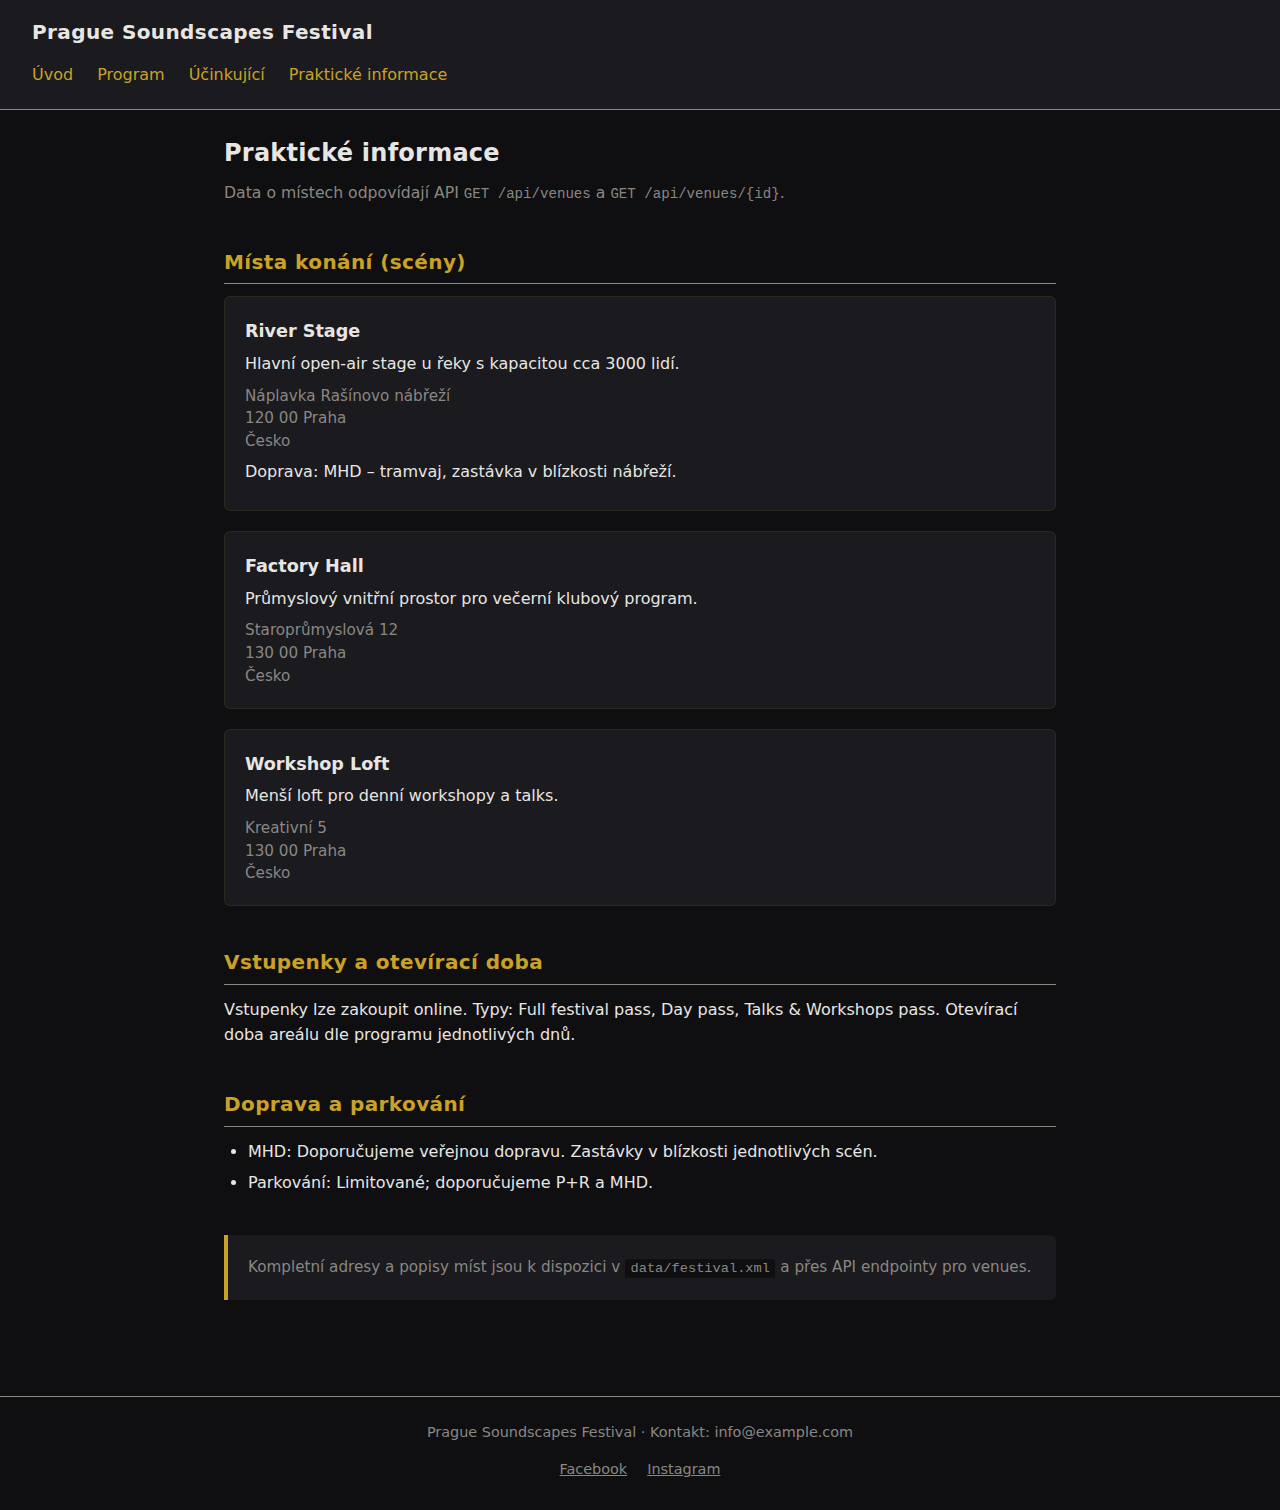
<file: web/prakticke-informace.html>
<!DOCTYPE html>
<html lang="cs">
<head>
  <meta charset="UTF-8">
  <meta name="viewport" content="width=device-width, initial-scale=1">
  <title>Praktické informace | Prague Soundscapes Festival 2026</title>
  <meta name="description" content="Místa konání, doprava, parkování, ubytování a vstupenky pro Prague Soundscapes Festival 2026.">
  <meta property="og:title" content="Praktické informace | Prague Soundscapes Festival 2026">
  <meta property="og:description" content="Kde festival probíhá, jak se dostat, ubytování a vstupenky.">
  <meta property="og:image" content="https://picsum.photos/1200/630">
  <link rel="stylesheet" href="style.css">
</head>
<body>
  <header>
    <h1>Prague Soundscapes Festival</h1>
    <nav>
      <ul>
        <li><a href="index.html">Úvod</a></li>
        <li><a href="program.html">Program</a></li>
        <li><a href="ucinkujici.html">Účinkující</a></li>
        <li><a href="prakticke-informace.html">Praktické informace</a></li>
      </ul>
    </nav>
  </header>
  <main>
    <section>
      <h1>Praktické informace</h1>
      <p>Data o místech odpovídají API <code>GET /api/venues</code> a <code>GET /api/venues/{id}</code>.</p>
    </section>
    <section>
      <h2>Místa konání (scény)</h2>
      <article class="venue-card">
        <h3>River Stage</h3>
        <p>Hlavní open-air stage u řeky s kapacitou cca 3000 lidí.</p>
        <address>
          Náplavka Rašínovo nábřeží<br>
          120 00 Praha<br>
          Česko
        </address>
        <p>Doprava: MHD – tramvaj, zastávka v blízkosti nábřeží.</p>
      </article>
      <article class="venue-card">
        <h3>Factory Hall</h3>
        <p>Průmyslový vnitřní prostor pro večerní klubový program.</p>
        <address>
          Staroprůmyslová 12<br>
          130 00 Praha<br>
          Česko
        </address>
      </article>
      <article class="venue-card">
        <h3>Workshop Loft</h3>
        <p>Menší loft pro denní workshopy a talks.</p>
        <address>
          Kreativní 5<br>
          130 00 Praha<br>
          Česko
        </address>
      </article>
    </section>
    <section>
      <h2>Vstupenky a otevírací doba</h2>
      <p>Vstupenky lze zakoupit online. Typy: Full festival pass, Day pass, Talks &amp; Workshops pass. Otevírací doba areálu dle programu jednotlivých dnů.</p>
    </section>
    <section>
      <h2>Doprava a parkování</h2>
      <ul>
        <li>MHD: Doporučujeme veřejnou dopravu. Zastávky v blízkosti jednotlivých scén.</li>
        <li>Parkování: Limitované; doporučujeme P+R a MHD.</li>
      </ul>
    </section>
    <aside>
      <p>Kompletní adresy a popisy míst jsou k dispozici v <code>data/festival.xml</code> a přes API endpointy pro venues.</p>
    </aside>
  </main>
  <footer>
    <p>Prague Soundscapes Festival · Kontakt: info@example.com</p>
    <ul>
      <li><a href="#">Facebook</a></li>
      <li><a href="#">Instagram</a></li>
    </ul>
  </footer>
</body>
</html>
</file>
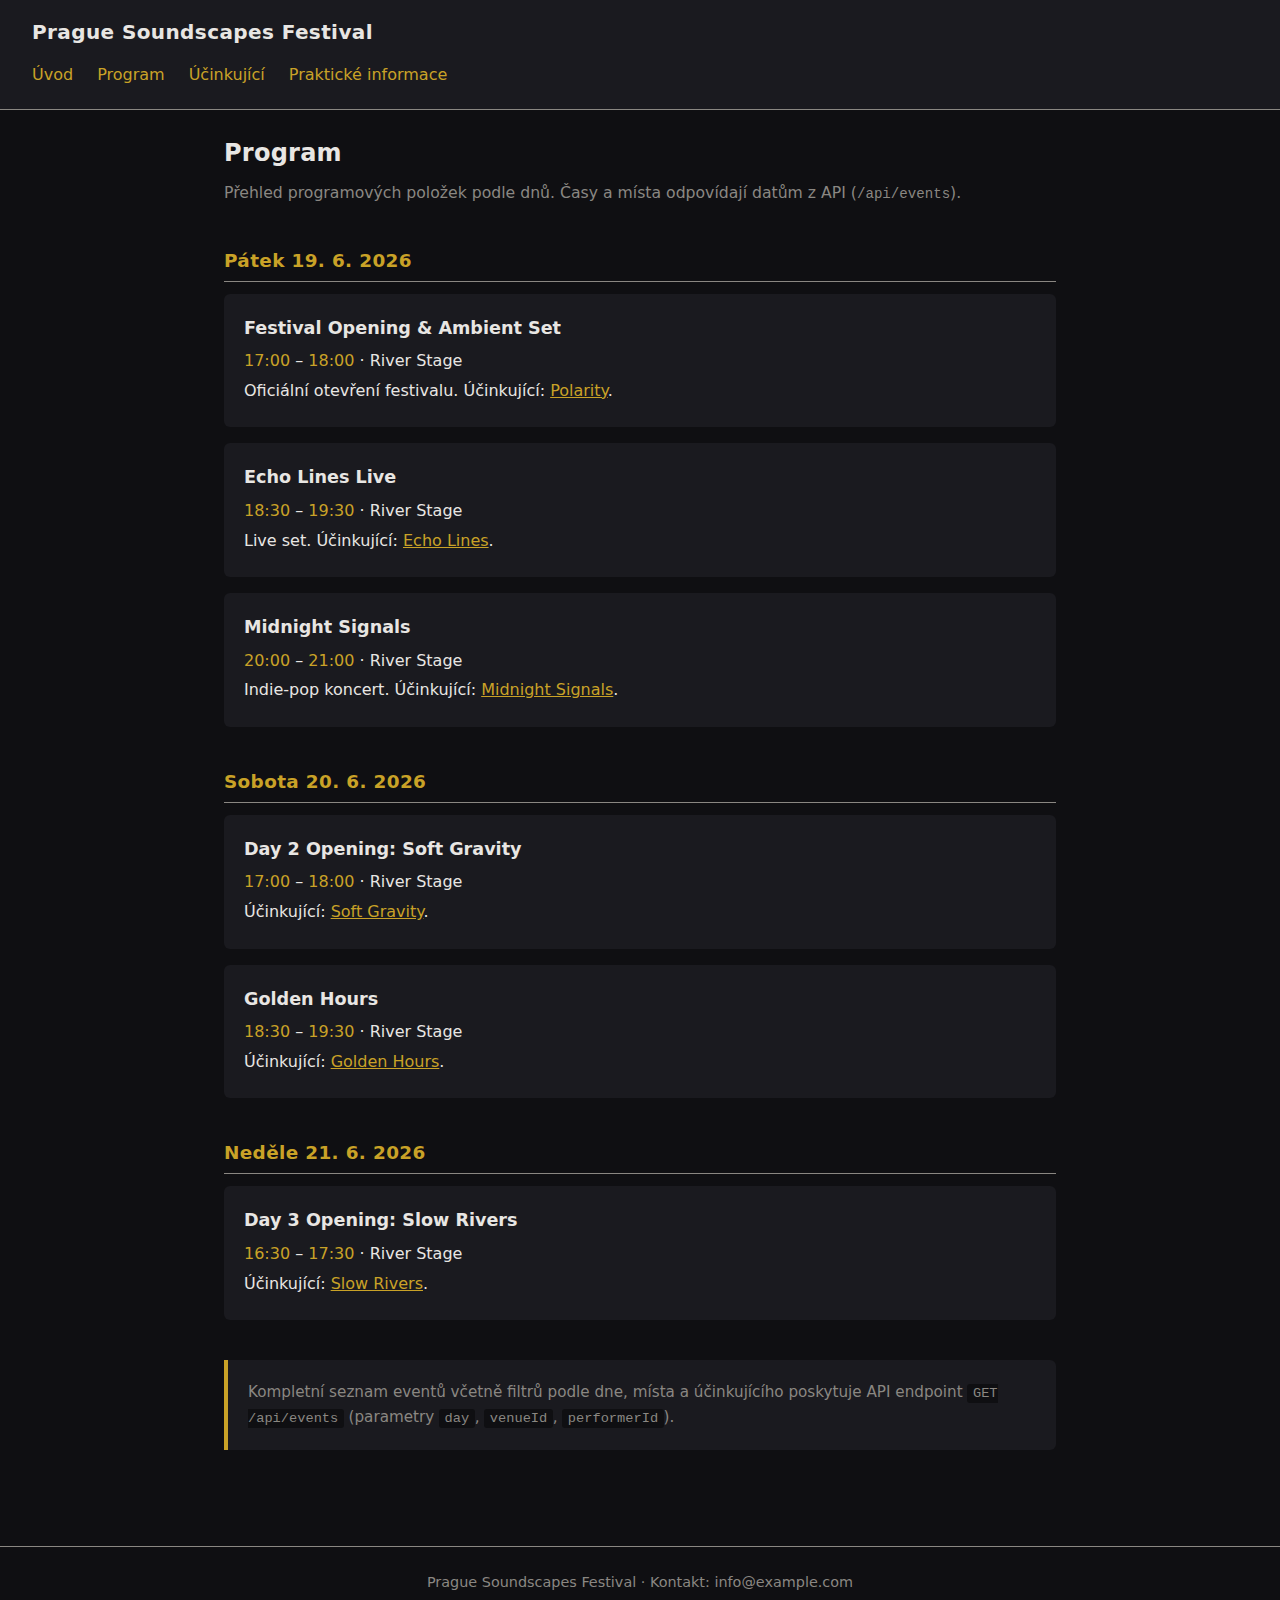
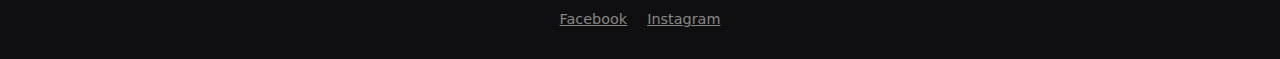
<file: web/program.html>
<!DOCTYPE html>
<html lang="cs">
<head>
  <meta charset="UTF-8">
  <meta name="viewport" content="width=device-width, initial-scale=1">
  <title>Program | Prague Soundscapes Festival 2026</title>
  <meta name="description" content="Program Prague Soundscapes Festival 2026 – koncerty, DJ sety, workshopy a talky podle dnů a scén.">
  <meta property="og:title" content="Program | Prague Soundscapes Festival 2026">
  <meta property="og:description" content="Přehled programových položek festivalu podle dnů a scén. 19.–21. 6. 2026.">
  <meta property="og:image" content="https://picsum.photos/1200/630">
  <link rel="stylesheet" href="style.css">
  <script type="application/ld+json">
  [{"@context":"https://schema.org","@type":"MusicEvent","name":"Festival Opening & Ambient Set","startDate":"2026-06-19T17:00:00","location":{"@type":"Place","name":"River Stage"}},{"@context":"https://schema.org","@type":"MusicEvent","name":"Echo Lines Live","startDate":"2026-06-19T18:30:00","location":{"@type":"Place","name":"River Stage"}}]
  </script>
</head>
<body>
  <header>
    <h1>Prague Soundscapes Festival</h1>
    <nav>
      <ul>
        <li><a href="index.html">Úvod</a></li>
        <li><a href="program.html">Program</a></li>
        <li><a href="ucinkujici.html">Účinkující</a></li>
        <li><a href="prakticke-informace.html">Praktické informace</a></li>
      </ul>
    </nav>
  </header>
  <main>
    <section>
      <h1>Program</h1>
      <p>Přehled programových položek podle dnů. Časy a místa odpovídají datům z API (<code>/api/events</code>).</p>
    </section>
    <section class="program-day">
      <h2>Pátek 19. 6. 2026</h2>
      <ul class="event-list">
        <li>
          <article>
            <h3>Festival Opening &amp; Ambient Set</h3>
            <p><time datetime="2026-06-19T17:00:00">17:00</time> – <time datetime="2026-06-19T18:00:00">18:00</time> · River Stage</p>
            <p>Oficiální otevření festivalu. Účinkující: <a href="ucinkujici-detail.html?id=p8">Polarity</a>.</p>
          </article>
        </li>
        <li>
          <article>
            <h3>Echo Lines Live</h3>
            <p><time datetime="2026-06-19T18:30:00">18:30</time> – <time datetime="2026-06-19T19:30:00">19:30</time> · River Stage</p>
            <p>Live set. Účinkující: <a href="ucinkujici-detail.html?id=p1">Echo Lines</a>.</p>
          </article>
        </li>
        <li>
          <article>
            <h3>Midnight Signals</h3>
            <p><time datetime="2026-06-19T20:00:00">20:00</time> – <time datetime="2026-06-19T21:00:00">21:00</time> · River Stage</p>
            <p>Indie-pop koncert. Účinkující: <a href="ucinkujici-detail.html?id=p2">Midnight Signals</a>.</p>
          </article>
        </li>
      </ul>
    </section>
    <section class="program-day">
      <h2>Sobota 20. 6. 2026</h2>
      <ul class="event-list">
        <li>
          <article>
            <h3>Day 2 Opening: Soft Gravity</h3>
            <p><time datetime="2026-06-20T17:00:00">17:00</time> – <time datetime="2026-06-20T18:00:00">18:00</time> · River Stage</p>
            <p>Účinkující: <a href="ucinkujici-detail.html?id=p34">Soft Gravity</a>.</p>
          </article>
        </li>
        <li>
          <article>
            <h3>Golden Hours</h3>
            <p><time datetime="2026-06-20T18:30:00">18:30</time> – <time datetime="2026-06-20T19:30:00">19:30</time> · River Stage</p>
            <p>Účinkující: <a href="ucinkujici-detail.html?id=p7">Golden Hours</a>.</p>
          </article>
        </li>
      </ul>
    </section>
    <section class="program-day">
      <h2>Neděle 21. 6. 2026</h2>
      <ul class="event-list">
        <li>
          <article>
            <h3>Day 3 Opening: Slow Rivers</h3>
            <p><time datetime="2026-06-21T16:30:00">16:30</time> – <time datetime="2026-06-21T17:30:00">17:30</time> · River Stage</p>
            <p>Účinkující: <a href="ucinkujici-detail.html?id=p53">Slow Rivers</a>.</p>
          </article>
        </li>
      </ul>
    </section>
    <aside>
      <p>Kompletní seznam eventů včetně filtrů podle dne, místa a účinkujícího poskytuje API endpoint <code>GET /api/events</code> (parametry <code>day</code>, <code>venueId</code>, <code>performerId</code>).</p>
    </aside>
  </main>
  <footer>
    <p>Prague Soundscapes Festival · Kontakt: info@example.com</p>
    <ul>
      <li><a href="#">Facebook</a></li>
      <li><a href="#">Instagram</a></li>
    </ul>
  </footer>
</body>
</html>
</file>
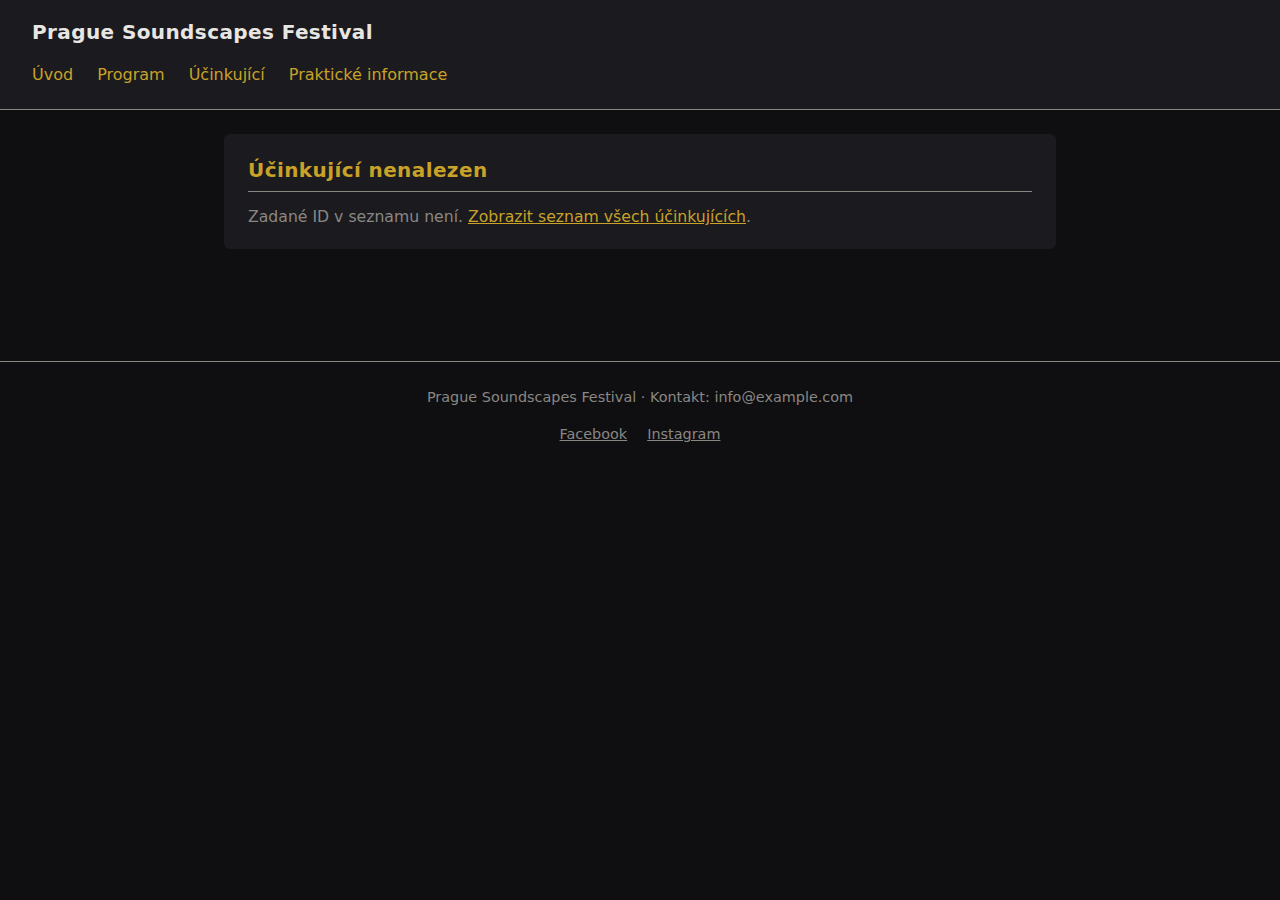
<file: web/ucinkujici-detail.html>
<!DOCTYPE html>
<html lang="cs">
<head>
  <meta charset="UTF-8">
  <meta name="viewport" content="width=device-width, initial-scale=1">
  <title>Detail účinkujícího | Prague Soundscapes Festival 2026</title>
  <meta name="description" content="Detail účinkujícího Prague Soundscapes Festival 2026 – odpovídá API GET /api/performers/{id}.">
  <meta property="og:title" content="Účinkující | Prague Soundscapes Festival 2026">
  <meta property="og:description" content="Detail účinkujícího festivalu.">
  <meta property="og:image" content="https://picsum.photos/1200/630">
  <link rel="stylesheet" href="style.css">
  <script>
  window.PERFORMERS = [
    {id:"p1",name:"Echo Lines",genre:"electronic",country:"CZ",shortBio:"Pražský elektronický projekt míchající ambient a klubový zvuk."},
    {id:"p2",name:"Midnight Signals",genre:"indie-pop",country:"CZ",shortBio:"Melodický indie-pop s důrazem na vokály a synthy."},
    {id:"p7",name:"Golden Hours",genre:"indie-rock",country:"CZ",shortBio:"Indie-rocková kapela s melancholickými texty."},
    {id:"p8",name:"Polarity",genre:"ambient",country:"CZ",shortBio:"Ambientní projekt pro pozdní noční poslech."},
    {id:"p34",name:"Soft Gravity",genre:"ambient",country:"CZ",shortBio:"Ambientní live act pro pozdní noc."},
    {id:"p53",name:"Slow Rivers",genre:"ambient",country:"CZ",shortBio:"Ambientní projekt pro chill-out zónu."}
  ];
  </script>
</head>
<body>
  <header>
    <h1>Prague Soundscapes Festival</h1>
    <nav>
      <ul>
        <li><a href="index.html">Úvod</a></li>
        <li><a href="program.html">Program</a></li>
        <li><a href="ucinkujici.html">Účinkující</a></li>
        <li><a href="prakticke-informace.html">Praktické informace</a></li>
      </ul>
    </nav>
  </header>
  <main>
    <section id="detail-sekce">
      <p id="detail-placeholder">Načítám…</p>
      <article id="detail-card" class="performer-detail-card" style="display:none;">
        <h1 id="detail-name"></h1>
        <p><strong>Žánr:</strong> <span id="detail-genre"></span> · <strong>Země:</strong> <span id="detail-country"></span></p>
        <p id="detail-bio"></p>
        <p><a href="program.html">Přejít na program festivalu</a> · <a href="ucinkujici.html">Všichni účinkující</a></p>
      </article>
      <article id="detail-notfound" style="display:none;">
        <h2>Účinkující nenalezen</h2>
        <p>Zadané ID v seznamu není. <a href="ucinkujici.html">Zobrazit seznam všech účinkujících</a>.</p>
      </article>
    </section>
  </main>
  <footer>
    <p>Prague Soundscapes Festival · Kontakt: info@example.com</p>
    <ul>
      <li><a href="#">Facebook</a></li>
      <li><a href="#">Instagram</a></li>
    </ul>
  </footer>
  <script>
  (function() {
    var params = new URLSearchParams(location.search);
    var hash = location.hash.slice(1);
    var id = params.get('id') || (hash && hash.match(/^p\d+$/) ? hash : null);
    var performers = window.PERFORMERS || [];
    var performer = id ? performers.filter(function(p) { return p.id === id; })[0] : null;
    var placeholder = document.getElementById('detail-placeholder');
    var card = document.getElementById('detail-card');
    var notfound = document.getElementById('detail-notfound');
    if (performer) {
      placeholder.style.display = 'none';
      document.getElementById('detail-name').textContent = performer.name;
      document.getElementById('detail-genre').textContent = performer.genre;
      document.getElementById('detail-country').textContent = performer.country;
      document.getElementById('detail-bio').textContent = performer.shortBio;
      document.title = performer.name + ' | Prague Soundscapes Festival 2026';
      card.style.display = 'block';
    } else {
      placeholder.style.display = 'none';
      notfound.style.display = 'block';
    }
  })();
  </script>
</body>
</html>
</file>
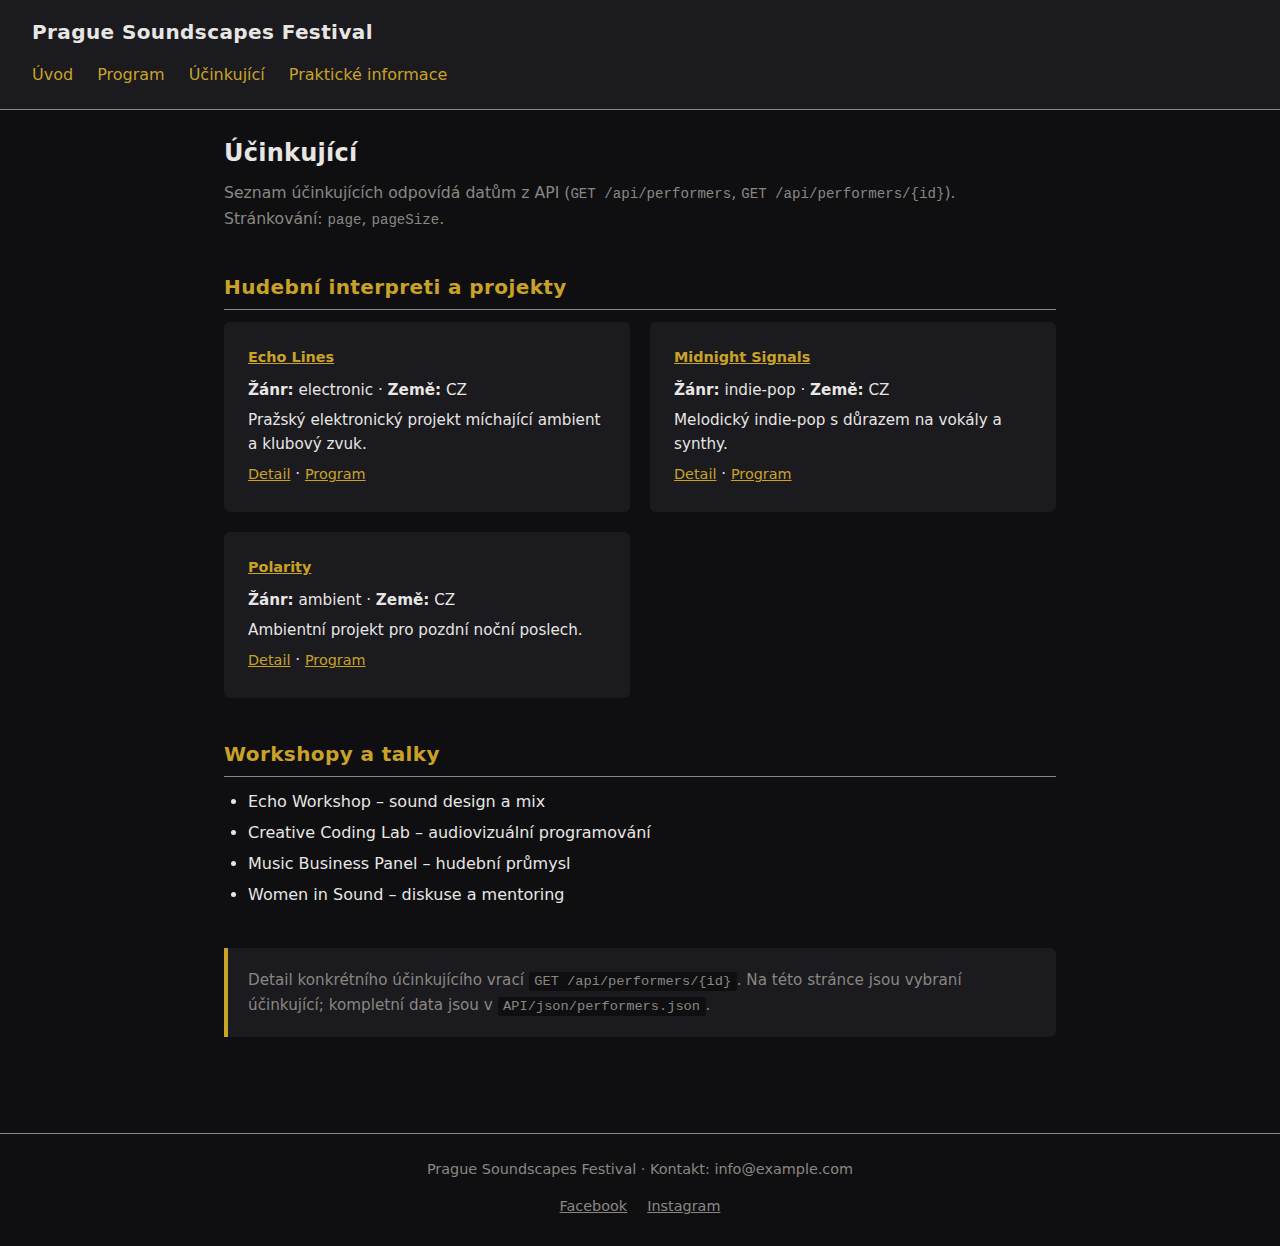
<file: web/ucinkujici.html>
<!DOCTYPE html>
<html lang="cs">
<head>
  <meta charset="UTF-8">
  <meta name="viewport" content="width=device-width, initial-scale=1">
  <title>Účinkující | Prague Soundscapes Festival 2026</title>
  <meta name="description" content="Seznam účinkujících Prague Soundscapes Festival 2026 – interpreti, DJové, workshopy a talky.">
  <meta property="og:title" content="Účinkující | Prague Soundscapes Festival 2026">
  <meta property="og:description" content="Seznam všech účinkujících festivalu s popisem a žánrem.">
  <meta property="og:image" content="https://picsum.photos/1200/630">
  <link rel="stylesheet" href="style.css">
</head>
<body>
  <header>
    <h1>Prague Soundscapes Festival</h1>
    <nav>
      <ul>
        <li><a href="index.html">Úvod</a></li>
        <li><a href="program.html">Program</a></li>
        <li><a href="ucinkujici.html">Účinkující</a></li>
        <li><a href="prakticke-informace.html">Praktické informace</a></li>
      </ul>
    </nav>
  </header>
  <main>
    <section>
      <h1>Účinkující</h1>
      <p>Seznam účinkujících odpovídá datům z API (<code>GET /api/performers</code>, <code>GET /api/performers/{id}</code>). Stránkování: <code>page</code>, <code>pageSize</code>.</p>
    </section>
    <section>
      <h2>Hudební interpreti a projekty</h2>
      <div class="performer-list">
        <article id="p1">
          <h3><a href="ucinkujici-detail.html?id=p1">Echo Lines</a></h3>
          <p><strong>Žánr:</strong> electronic · <strong>Země:</strong> CZ</p>
          <p>Pražský elektronický projekt míchající ambient a klubový zvuk.</p>
          <p><a href="ucinkujici-detail.html?id=p1">Detail</a> · <a href="program.html">Program</a></p>
        </article>
        <article id="p2">
          <h3><a href="ucinkujici-detail.html?id=p2">Midnight Signals</a></h3>
          <p><strong>Žánr:</strong> indie-pop · <strong>Země:</strong> CZ</p>
          <p>Melodický indie-pop s důrazem na vokály a synthy.</p>
          <p><a href="ucinkujici-detail.html?id=p2">Detail</a> · <a href="program.html">Program</a></p>
        </article>
        <article id="p8">
          <h3><a href="ucinkujici-detail.html?id=p8">Polarity</a></h3>
          <p><strong>Žánr:</strong> ambient · <strong>Země:</strong> CZ</p>
          <p>Ambientní projekt pro pozdní noční poslech.</p>
          <p><a href="ucinkujici-detail.html?id=p8">Detail</a> · <a href="program.html">Program</a></p>
        </article>
      </div>
    </section>
    <section>
      <h2>Workshopy a talky</h2>
      <ul>
        <li>Echo Workshop – sound design a mix</li>
        <li>Creative Coding Lab – audiovizuální programování</li>
        <li>Music Business Panel – hudební průmysl</li>
        <li>Women in Sound – diskuse a mentoring</li>
      </ul>
    </section>
    <aside>
      <p>Detail konkrétního účinkujícího vrací <code>GET /api/performers/{id}</code>. Na této stránce jsou vybraní účinkující; kompletní data jsou v <code>API/json/performers.json</code>.</p>
    </aside>
  </main>
  <footer>
    <p>Prague Soundscapes Festival · Kontakt: info@example.com</p>
    <ul>
      <li><a href="#">Facebook</a></li>
      <li><a href="#">Instagram</a></li>
    </ul>
  </footer>
</body>
</html>
</file>
<file: web/style.css>
:root {
  --bg: #0f0f12;
  --fg: #e8e6e3;
  --accent: #c9a227;
  --accent-dim: #a68520;
  --muted: #8a8782;
  --card: #1a1a1f;
  --radius: 6px;
}

* { box-sizing: border-box; }
body { margin: 0; font-family: system-ui, sans-serif; background: var(--bg); color: var(--fg); line-height: 1.6; min-height: 100vh; }
a { color: var(--accent); }
a:hover { color: var(--accent-dim); }
a:focus-visible { outline: 2px solid var(--accent); outline-offset: 2px; }
img { max-width: 100%; height: auto; display: block; border-radius: var(--radius); overflow: hidden; }

header { background: var(--card); padding: 1rem 1.5rem; border-bottom: 1px solid var(--muted); position: sticky; top: 0; z-index: 10; }
header h1 { margin: 0; font-size: 1.25rem; letter-spacing: 0.02em; font-weight: 600; }
nav ul { list-style: none; margin: 0.5rem 0 0; padding: 0; display: flex; gap: 1.5rem; flex-wrap: wrap; }
nav a { text-decoration: none; }
nav a:hover { text-decoration: underline; }

main { max-width: 56rem; margin: 0 auto; padding: 1.5rem 1.25rem; }
section { margin-bottom: 2.5rem; }
section h2 { color: var(--accent); margin-top: 0; margin-bottom: 0.75rem; border-bottom: 1px solid var(--muted); padding-bottom: 0.35rem; font-weight: 600; letter-spacing: 0.02em; }
article { background: var(--card); padding: 1.25rem 1.5rem; margin-bottom: 1rem; border-radius: var(--radius); }
article h3 { margin-top: 0; margin-bottom: 0.5rem; font-weight: 600; }
aside { background: var(--card); padding: 1.25rem; margin: 1.5rem 0; border-left: 4px solid var(--accent); font-size: 0.95rem; color: var(--muted); border-radius: 0 var(--radius) var(--radius) 0; }
aside code { background: var(--bg); padding: 0.15em 0.4em; border-radius: 3px; font-size: 0.9em; }
time { font-variant-numeric: tabular-nums; color: var(--muted); }
address { font-style: normal; line-height: 1.5; }
footer { margin-top: 3rem; padding: 1.5rem 1.5rem; border-top: 1px solid var(--muted); font-size: 0.9rem; color: var(--muted); text-align: center; }
footer ul { list-style: none; margin: 0.5rem 0 0; padding: 0; display: flex; justify-content: center; gap: 1.25rem; flex-wrap: wrap; }
footer a:hover { color: var(--fg); }

.hero { position: relative; min-height: 320px; display: flex; align-items: center; justify-content: center; border-radius: var(--radius); margin-bottom: 2rem; overflow: hidden; }
.hero-img { position: absolute; inset: 0; width: 100%; height: 100%; object-fit: cover; z-index: 0; }
.hero-overlay { position: relative; z-index: 1; text-align: center; padding: 2.5rem 1.5rem; background: rgba(0, 0, 0, 0.55); color: #fff; width: 100%; }
.hero-overlay h1 { font-size: 1.75rem; margin: 0 0 0.5rem; letter-spacing: 0.04em; font-weight: 700; color: #fff; text-shadow: 0 2px 8px rgba(0,0,0,0.6); }
.hero-date { margin: 0.25rem 0; font-size: 1.1rem; color: var(--accent); font-weight: 500; text-shadow: 0 1px 4px rgba(0,0,0,0.6); }
.hero-tagline { margin: 0.5rem 0 0; font-size: 0.95rem; color: rgba(255,255,255,0.9); text-shadow: 0 1px 3px rgba(0,0,0,0.5); }
ul, ol { margin: 0.5rem 0; padding-left: 1.5rem; }
li { margin: 0.35rem 0; }
p { margin: 0.5rem 0; }
p:first-child { margin-top: 0; }
p:last-child { margin-bottom: 0; }

.program-day { margin-bottom: 2.5rem; }
.program-day h2 { font-size: 1.15rem; }
.event-list { list-style: none; padding-left: 0; margin: 0; }
.event-list li { margin-bottom: 1rem; padding: 1rem; background: var(--card); border-radius: var(--radius); }
.event-list article { margin-bottom: 0; padding: 0; background: none; }
.performer-list { display: grid; gap: 1.25rem; }
.performer-list article { margin-bottom: 0; }
.venue-card { padding: 1.25rem; margin-bottom: 1.25rem; background: var(--card); border-radius: var(--radius); border: 1px solid rgba(201, 162, 39, 0.1); }
.venue-card address { margin-top: 0.5rem; color: var(--muted); font-size: 0.95rem; }
h1 { font-size: 1.5rem; margin-top: 0; font-weight: 700; letter-spacing: 0.01em; }
h2 { font-size: 1.25rem; }
h3 { font-size: 1.1rem; font-weight: 600; }
strong { font-weight: 600; color: var(--fg); }
code { font-family: ui-monospace, monospace; font-size: 0.9em; }
main > section:first-child h1 { margin-bottom: 0.5rem; }
main > section:first-child p { color: var(--muted); font-size: 0.98rem; }
.event-list time { font-weight: 500; color: var(--accent); }
.venue-card h3 { margin-bottom: 0.35rem; }
.venue-card p { margin: 0.35rem 0; }
.performer-list article p { margin: 0.35rem 0; font-size: 0.95rem; }
.performer-list article a { font-size: 0.9rem; }
nav a[href]:focus-visible { outline: 2px solid var(--accent); outline-offset: 2px; }
article a { word-break: break-word; }
.event-list li article p { margin: 0.25rem 0; }
.event-list li article h3 { margin-bottom: 0.4rem; }
.hero + section { margin-top: 0.5rem; }
section + section { scroll-margin-top: 4rem; }
footer p { margin: 0; }
footer a { color: var(--muted); }
@media (min-width: 40rem) {
  .performer-list { grid-template-columns: repeat(2, 1fr); }
  .hero { min-height: 380px; }
  .hero-overlay h1 { font-size: 2.25rem; }
}
@media (min-width: 55rem) {
  main { padding: 1.5rem 2rem; }
  .hero { min-height: 420px; }
  .hero-overlay { padding: 3rem 2rem; }
  header { padding: 1rem 2rem; }
  .event-list li { padding: 1.25rem; }
}
ol li { padding-left: 0.25rem; }
.event-list li:last-child { margin-bottom: 0; }
.venue-card:last-child { margin-bottom: 0; }
.performer-list article:last-child { margin-bottom: 0; }
.performer-detail-card { padding: 1.5rem; }
.performer-detail-card h1 { margin-bottom: 0.75rem; }
</file>
